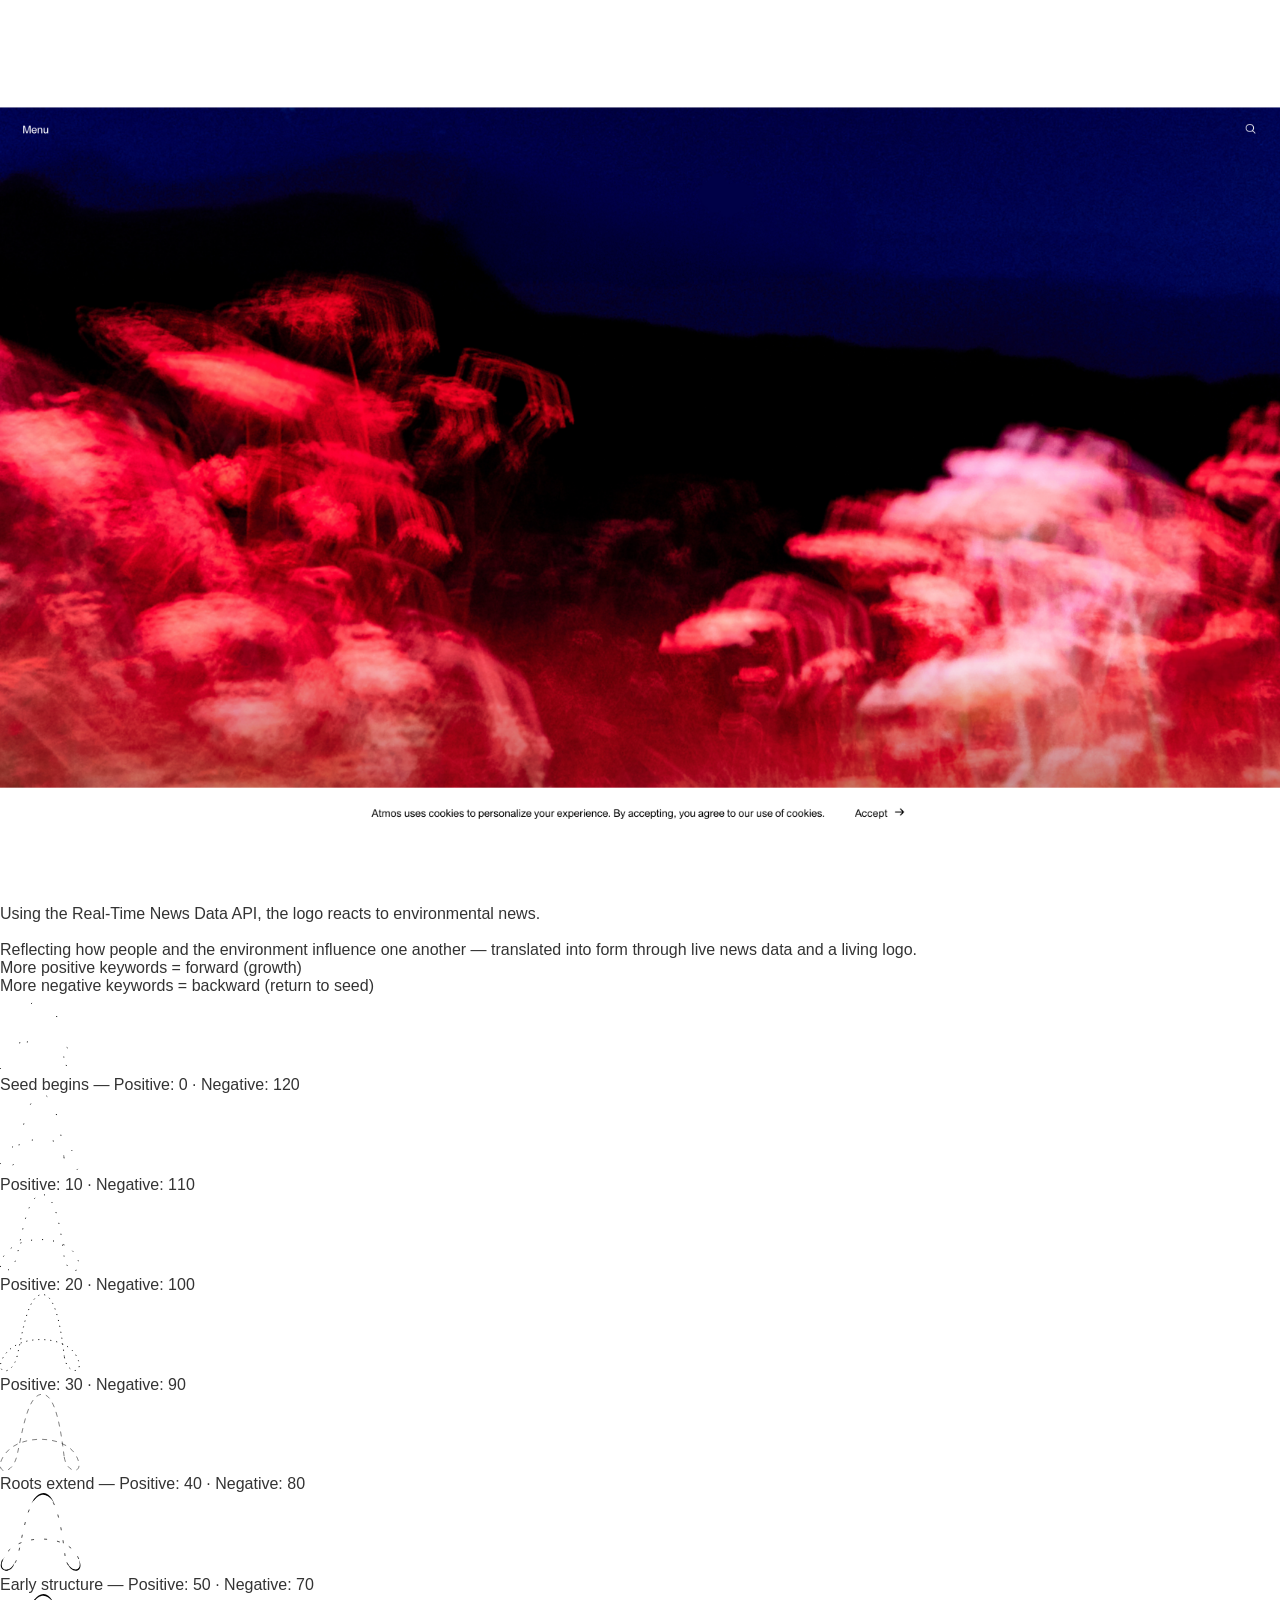
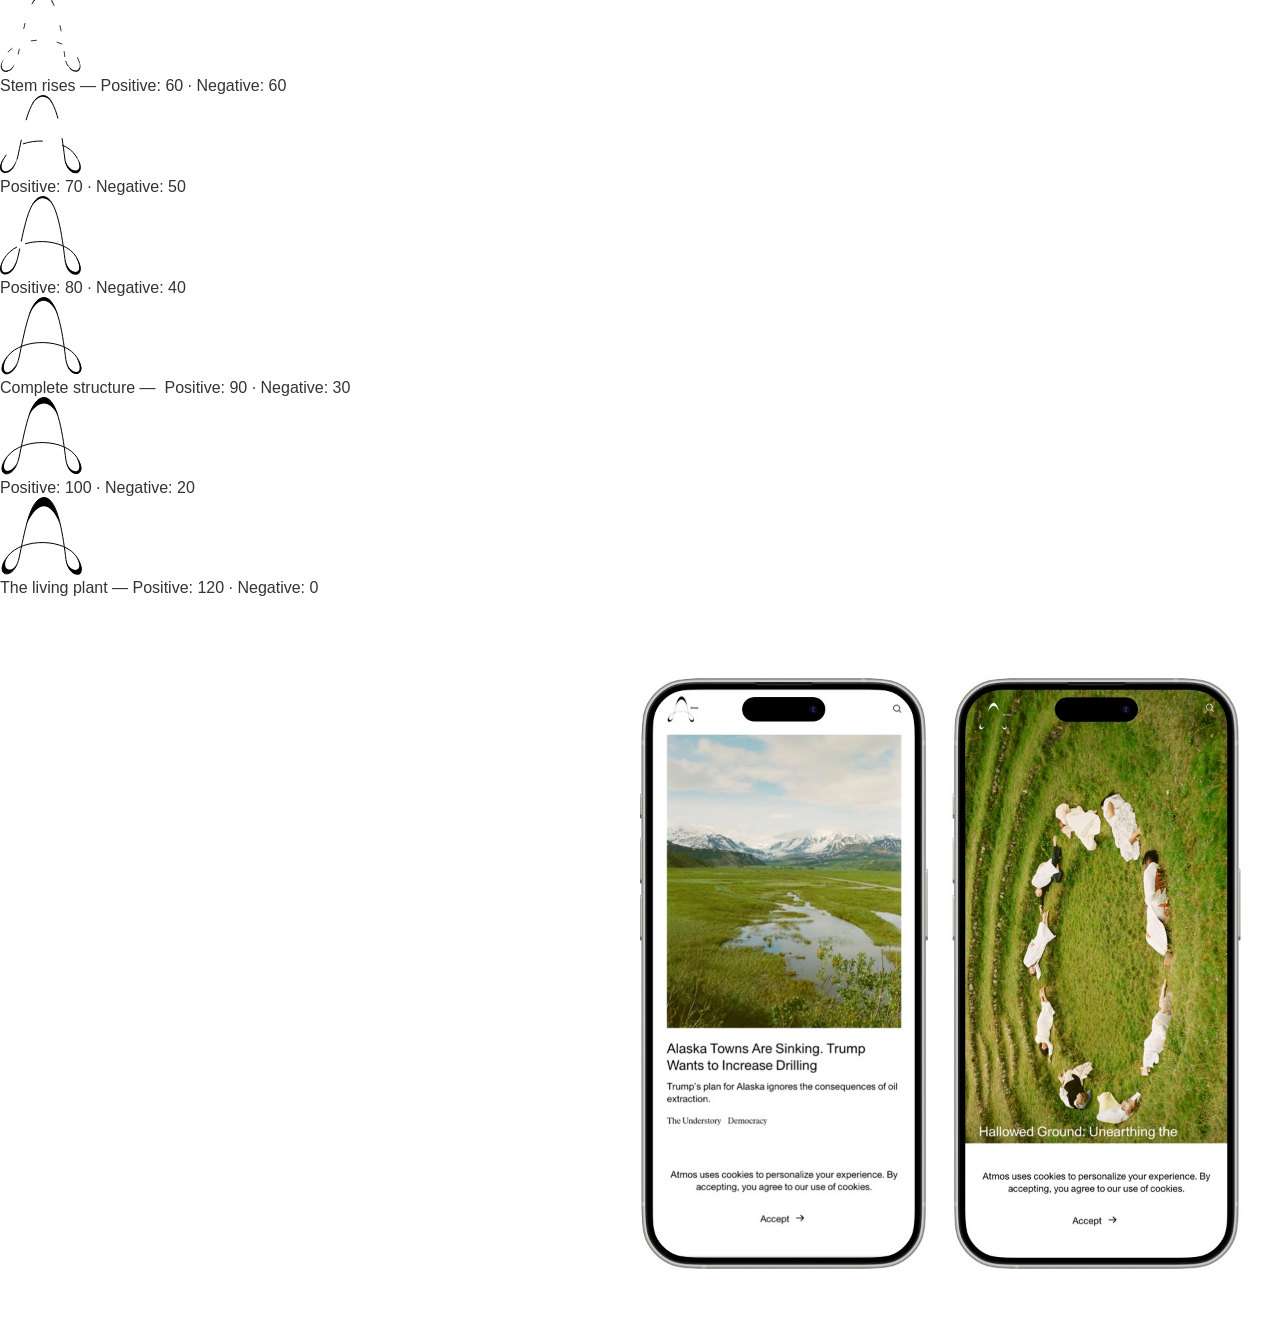
<file: index copy.html>
<!DOCTYPE html>
<html lang="en">
  <head>
    <meta charset="UTF-8" />
    <meta name="viewport" content="width=device-width, initial-scale=1.0" />
    <title>Periodical Logo Mockup</title>
    <link rel="stylesheet" href="styles.css" />
  </head>

  <body>
  
    <div class="mockup">
      <img src="desktop mockup.png" class="background" alt="Atmos background" />

      <svg
        class="logo"
        width="64"
        height="61"
        viewBox="0 0 318 303"
        fill="none"
        xmlns="http://www.w3.org/2000/svg"
      >
        <path
          d="M258.737 243.684C248.931 166.791 229.591 0.501372 172.983 0.5C116.374 0.498628 96.2314 141.984 74.6587 237.941C53.086 333.898 -30.0912 308.403 29.2808 231.917C88.6527 155.432 258.737 160.696 303.844 237.941C348.951 315.186 268.543 320.578 258.737 243.684Z"
          stroke="white"
          stroke-width="0.8"
          stroke-dasharray="1200"
          stroke-dashoffset="1200"
        />
        <path
          d="M103.805 106.472C181.432 -57.3027 237.164 110.325 237.164 110.325C237.164 110.325 218 3 173.746 0.500056C129.558 -1.9961 108.095 88.4044 103.824 106.39L103.805 106.472Z"
          fill="white"
        />
        <path
          d="M260 248.5C273.5 334.5 350.5 309.5 302 236C337.301 294.835 276 304.5 260 248.5Z"
          fill="white"
        />
        <path
          d="M68.7754 256.196C41.3191 332.681 -33.4769 300.558 37.1251 224.073C-6.02056 275.063 43.2802 309.147 68.7754 256.196Z"
          fill="white"
        />
      </svg>
    </div>



    <div class="caption">
  <p>
    Using the Real-Time News Data API, the logo reacts to environmental news.<br><br>
    Reflecting how people and the environment influence one another — translated into form through live news data and a living logo.
  </p>
  <ul>
    <li>More positive keywords = forward (growth)</li>
    <li>More negative keywords = backward (return to seed)</li>
  </ul>
</div>




     <body>
  <div id="weather-container">
    

    <div class="weatherEntry">
<svg class="atmosLogo" width="79" height="77" viewBox="0 0 79 77" fill="none" xmlns="http://www.w3.org/2000/svg">
<path d="M63.8531 62.5C61.3531 42.8959 56.4224 0.50035 41.99 0.5C27.5577 0.49965 22.4223 36.5715 16.9223 61.0358C11.4223 85.5 -9.78373 79 5.35318 59.5C20.4901 40 63.8531 41.3422 75.3531 61.0358C86.8531 80.7293 66.3531 82.1041 63.8531 62.5Z" stroke="black" stroke-dasharray="1 40"/>
</svg>

   
      <div class="label">Seed begins — Positive: 0 · Negative: 120</div>
    </div>


    <div class="weatherEntry">
      <svg class="atmosLogo" width="79" height="78" viewBox="0 0 79 78" fill="none" xmlns="http://www.w3.org/2000/svg">
<path d="M63.8531 62.5C61.3531 42.8959 56.4224 0.50035 41.99 0.5C27.5577 0.49965 22.4223 36.5715 16.9223 61.0358C11.4223 85.5 -9.78373 79 5.35318 59.5C20.4901 40 63.8531 41.3422 75.3531 61.0358C86.8531 80.7293 66.3531 82.1041 63.8531 62.5Z" stroke="black" stroke-dasharray="1 20"/>
</svg>

      <div class="label">Positive: 10 · Negative: 110</div>
    </div>


    <div class="weatherEntry">
    <svg class="atmosLogo" width="80" height="78" viewBox="0 0 80 78" fill="none" xmlns="http://www.w3.org/2000/svg">
<path d="M64.0967 62.5C61.5967 42.8959 56.6659 0.50035 42.2336 0.5C27.8012 0.49965 22.6658 36.5715 17.1658 61.0358C11.6659 85.5 -9.5402 79 5.59671 59.5C20.7336 40 64.0967 41.3422 75.5967 61.0358C87.0967 80.7293 66.5967 82.1041 64.0967 62.5Z" stroke="black" stroke-dasharray="1 10"/>
</svg>

      <div class="label"> Positive: 20 · Negative: 100</div>
    </div>


    <div class="weatherEntry">
   <svg class="atmosLogo" width="80" height="78" viewBox="0 0 80 78" fill="none" xmlns="http://www.w3.org/2000/svg">
<path d="M64.3262 62.5C61.8262 42.8959 56.8954 0.50035 42.4631 0.5C28.0307 0.49965 22.8953 36.5715 17.3953 61.0358C11.8954 85.5 -9.31071 79 5.8262 59.5C20.9631 40 64.3262 41.3422 75.8262 61.0358C87.3262 80.7293 66.8262 82.1041 64.3262 62.5Z" stroke="black" stroke-dasharray="1 5"/>
</svg>

      <div class="label">Positive: 30 · Negative: 90</div>
    </div>



        <div class="weatherEntry">
  <svg class="atmosLogo" width="80" height="77" viewBox="0 0 80 77" fill="none" xmlns="http://www.w3.org/2000/svg">
<path d="M64.1029 62.25C61.6029 42.6459 56.6721 0.25035 42.2398 0.25C27.8075 0.24965 22.672 36.3215 17.1721 60.7858C11.6721 85.25 -9.53398 78.75 5.60294 59.25C20.7398 39.75 64.1029 41.0922 75.6029 60.7858C87.1029 80.4793 66.6029 81.8541 64.1029 62.25Z" stroke="black" stroke-width="0.5" stroke-dasharray="5 5"/>
</svg>
      <div class="label">Roots extend — Positive: 40 · Negative: 80</div>
    </div>



        <div class="weatherEntry">
 <svg class="atmosLogo" width="81" height="79" viewBox="0 0 81 79" fill="none" xmlns="http://www.w3.org/2000/svg">
<path d="M65.0812 63C62.5812 43.3959 57.6504 1.00035 43.2181 1C28.7857 0.99965 23.6503 37.0715 18.1503 61.5358C12.6504 86 -8.5557 79.5 6.58121 60C21.7181 40.5 65.0812 41.8422 76.5812 61.5358C88.0812 81.2293 67.5812 82.6041 65.0812 63Z" stroke="black" stroke-width="0.7" stroke-dasharray="3 10"/>
<path d="M31.4576 10.614C44.9576 -9.5 54.4576 11 54.4576 11C54.4576 11 50.6815 0 43.52 0C36.3586 0 32.1862 8.83193 31.4576 10.614Z" fill="black"/>
<path d="M66.9576 69C71.4576 83 84.9576 78.5 78.9576 67C82.9576 79 71.4576 79.5 66.9576 69Z" fill="black"/>
<path d="M14.4268 69.8611C11.9152 83.3538 -7.54242 78 4.80948 63.737C-4.47069 77.1675 9.45761 82 14.4268 69.8611Z" fill="black"/>
</svg>
      <div class="label">Early structure — Positive: 50 · Negative: 70</div>
    </div>


        <div class="weatherEntry">
 <svg class="atmosLogo" width="81" height="79" viewBox="0 0 81 79" fill="none" xmlns="http://www.w3.org/2000/svg">
<path d="M64.8531 63C62.3531 43.3959 57.4224 1.00035 42.99 1C28.5577 0.99965 23.4223 37.0715 17.9223 61.5358C12.4223 86 -8.78373 79.5 6.35318 60C21.4901 40.5 64.8531 41.8422 76.3531 61.5358C87.8531 81.2293 67.3531 82.6041 64.8531 63Z" stroke="black" stroke-width="0.8" stroke-dasharray="6 20"/>
<path d="M31.4576 10.614C44.9576 -9.5 54.4576 11 54.4576 11C54.4576 11 50.6814 0 43.52 0C36.3586 0 32.1862 8.83193 31.4576 10.614Z" fill="black"/>
<path d="M66.9576 69C71.4576 83 84.9576 78.5 78.9576 67C82.9576 79 71.4576 79.5 66.9576 69Z" fill="black"/>
<path d="M14.4268 69.861C11.9152 83.3537 -7.54245 77.9999 4.80945 63.7369C-4.47072 77.1674 9.45758 81.9999 14.4268 69.861Z" fill="black"/>
</svg>

      <div class="label">Stem rises — Positive: 60 · Negative: 60</div>
    </div>


        <div class="weatherEntry">
  <svg class="atmosLogo" width="81" height="79" viewBox="0 0 81 79" fill="none" xmlns="http://www.w3.org/2000/svg">
<path d="M31.1127 10.614C44.6127 -9.5 54.1127 11 54.1127 11C54.1127 11 50.3366 0 43.1751 0C36.0137 0 31.8413 8.83193 31.1127 10.614Z" fill="black"/>
<path d="M64.7363 63C62.2363 43.3959 57.3055 1.00035 42.8731 1C28.4408 0.99965 23.3054 37.0715 17.8054 61.5358C12.3055 86 -8.90061 79.5 6.2363 60C21.3732 40.5 64.7363 41.8422 76.2363 61.5358C87.7363 81.2293 67.2363 82.6041 64.7363 63Z" stroke="black" stroke-dasharray="20 20"/>
<path d="M64.2363 63C67.8579 87.5 90.8579 79.5 75.8579 61C87.1127 81 67.8281 79 64.2363 63Z" fill="black"/>
<path d="M17.3277 63.0527C12.6127 87.0001 -10.1508 79.3855 5.38811 60.9799C-5.88733 75.0001 9.11267 86.0001 17.3277 63.0527Z" fill="black"/>
</svg>
      <div class="label">Positive: 70 · Negative: 50</div>
    </div>


        <div class="weatherEntry">
<svg class="atmosLogo" width="81" height="79" viewBox="0 0 81 79" fill="none" xmlns="http://www.w3.org/2000/svg">
<path d="M64.8421 62.5C62.3421 42.8959 57.4113 0.50035 42.979 0.5C28.5467 0.49965 23.4112 36.5715 17.9113 61.0358C12.4113 85.5 -8.79478 79 6.34213 59.5C21.479 40 64.8421 41.3422 76.3421 61.0358C87.8421 80.7293 67.3421 82.1041 64.8421 62.5Z" stroke="black"/>
<rect x="17" y="45.5" width="8" height="7" fill="white"/>
<path d="M31.1127 11.114C44.6127 -9 54.1127 11.5 54.1127 11.5C54.1127 11.5 50.3366 0.5 43.1751 0.5C36.0137 0.5 31.8413 9.33193 31.1127 11.114Z" fill="black"/>
<path d="M64.2363 63.5C67.8579 88 90.8579 80 75.8579 61.5C87.1127 81.5 67.8281 79.5 64.2363 63.5Z" fill="black"/>
<path d="M17.3277 63.5527C12.6127 87.5001 -10.1508 79.8855 5.38811 61.4799C-5.88733 75.5001 9.11267 86.5001 17.3277 63.5527Z" fill="black"/>
</svg>

      <div class="label">Positive: 80 · Negative: 40</div>
    </div>


        <div class="weatherEntry">
 <svg class="atmosLogo" width="82" height="78" viewBox="0 0 82 78" fill="none" xmlns="http://www.w3.org/2000/svg">
<path d="M65.8421 62.5C63.3421 42.8959 58.4113 0.50035 43.979 0.5C29.5467 0.49965 24.4112 36.5715 18.9113 61.0358C13.4113 85.5 -7.79478 79 7.34213 59.5C22.479 40 65.8421 41.3422 77.3421 61.0358C88.8421 80.7293 68.3421 82.1041 65.8421 62.5Z" stroke="black"/>
<path d="M28.4637 18.8333C45.5 -15.5 58.4637 19.5 58.4637 19.5C58.4637 19.5 53.5383 0.5 44.1973 0.5C34.8563 0.5 29.414 15.7552 28.4637 18.8333Z" fill="black"/>
<path d="M66.4637 64C67.9637 84 91.4637 79 76.4637 60.5C86.9637 81.5 68.4637 77 66.4637 64Z" fill="black"/>
<path d="M16.9637 66.5001C10.9638 84.5001 -8.6579 77.0001 9.34211 57.5002C-1.65789 70.5002 5.46375 85.0001 16.9637 66.5001Z" fill="black"/>
</svg>

      <div class="label">Complete structure —  Positive: 90 · Negative: 30</div>
    </div>


        <div class="weatherEntry">
<svg class="atmosLogo"  width="82" height="78" viewBox="0 0 82 78" fill="none" xmlns="http://www.w3.org/2000/svg">
<path d="M65.8421 62.5C63.3421 42.8959 58.4113 0.50035 43.979 0.5C29.5467 0.49965 24.4112 36.5715 18.9113 61.0358C13.4113 85.5 -7.79478 79 7.34213 59.5C22.479 40 65.8421 41.3422 77.3421 61.0358C88.8421 80.7293 68.3421 82.1041 65.8421 62.5Z" stroke="black"/>
<path d="M28.4637 18.8333C45.9264 -9.5 58.4637 19.5 58.4637 19.5C58.4637 19.5 53.5383 0.5 44.1973 0.5C34.8563 0.5 29.414 15.7552 28.4637 18.8333Z" fill="black"/>
<path d="M66.4637 64C67.9637 84 91.4637 79 76.4637 60.5C85.9638 79.5 68.4637 77 66.4637 64Z" fill="black"/>
<path d="M16.9637 66.5001C10.9638 84.5001 -8.6579 77.0001 9.34211 57.5002C-1.65789 70.5002 5.96381 82.0001 16.9637 66.5001Z" fill="black"/>
</svg>

      <div class="label">Positive: 100 · Negative: 20</div>
    </div>


        <div class="weatherEntry">
<svg class="atmosLogo" width="82" height="78" viewBox="0 0 82 78" fill="none" xmlns="http://www.w3.org/2000/svg">
<path d="M65.9651 62.5C63.4651 42.8959 58.5343 0.50035 44.102 0.5C29.6697 0.49965 24.5342 36.5715 19.0343 61.0358C13.5343 85.5 -7.67179 79 7.46512 59.5C22.602 40 65.9651 41.3422 77.4651 61.0358C88.9651 80.7293 68.4651 82.1041 65.9651 62.5Z" stroke="black"/>
<path d="M26.4651 27.5175C46.2561 -14.2368 60.4651 28.5 60.4651 28.5C60.4651 28.5 54.883 0.5 44.2965 0.5C33.7101 0.5 27.5422 22.9813 26.4651 27.5175Z" fill="black"/>
<path d="M65.4651 62.5C70.9651 87 91.4651 79 76.4651 60.5C85.4651 75.5 70.4651 78 65.4651 62.5Z" fill="black"/>
<path d="M17.5344 65.6897C10.5344 85.1897 -8.53491 76.9999 9.46509 57.4999C-1.53491 70.4999 11.0344 79.1897 17.5344 65.6897Z" fill="black"/>
</svg>

      <div class="label">The living plant — Positive: 120 · Negative: 0</div>
    </div>
  </div>



    <script src="script.js"></script>
  </body>





<div class="mobile-mockup">
  <img src="mobile mockup.png"  />
</div>

</html>
</file>
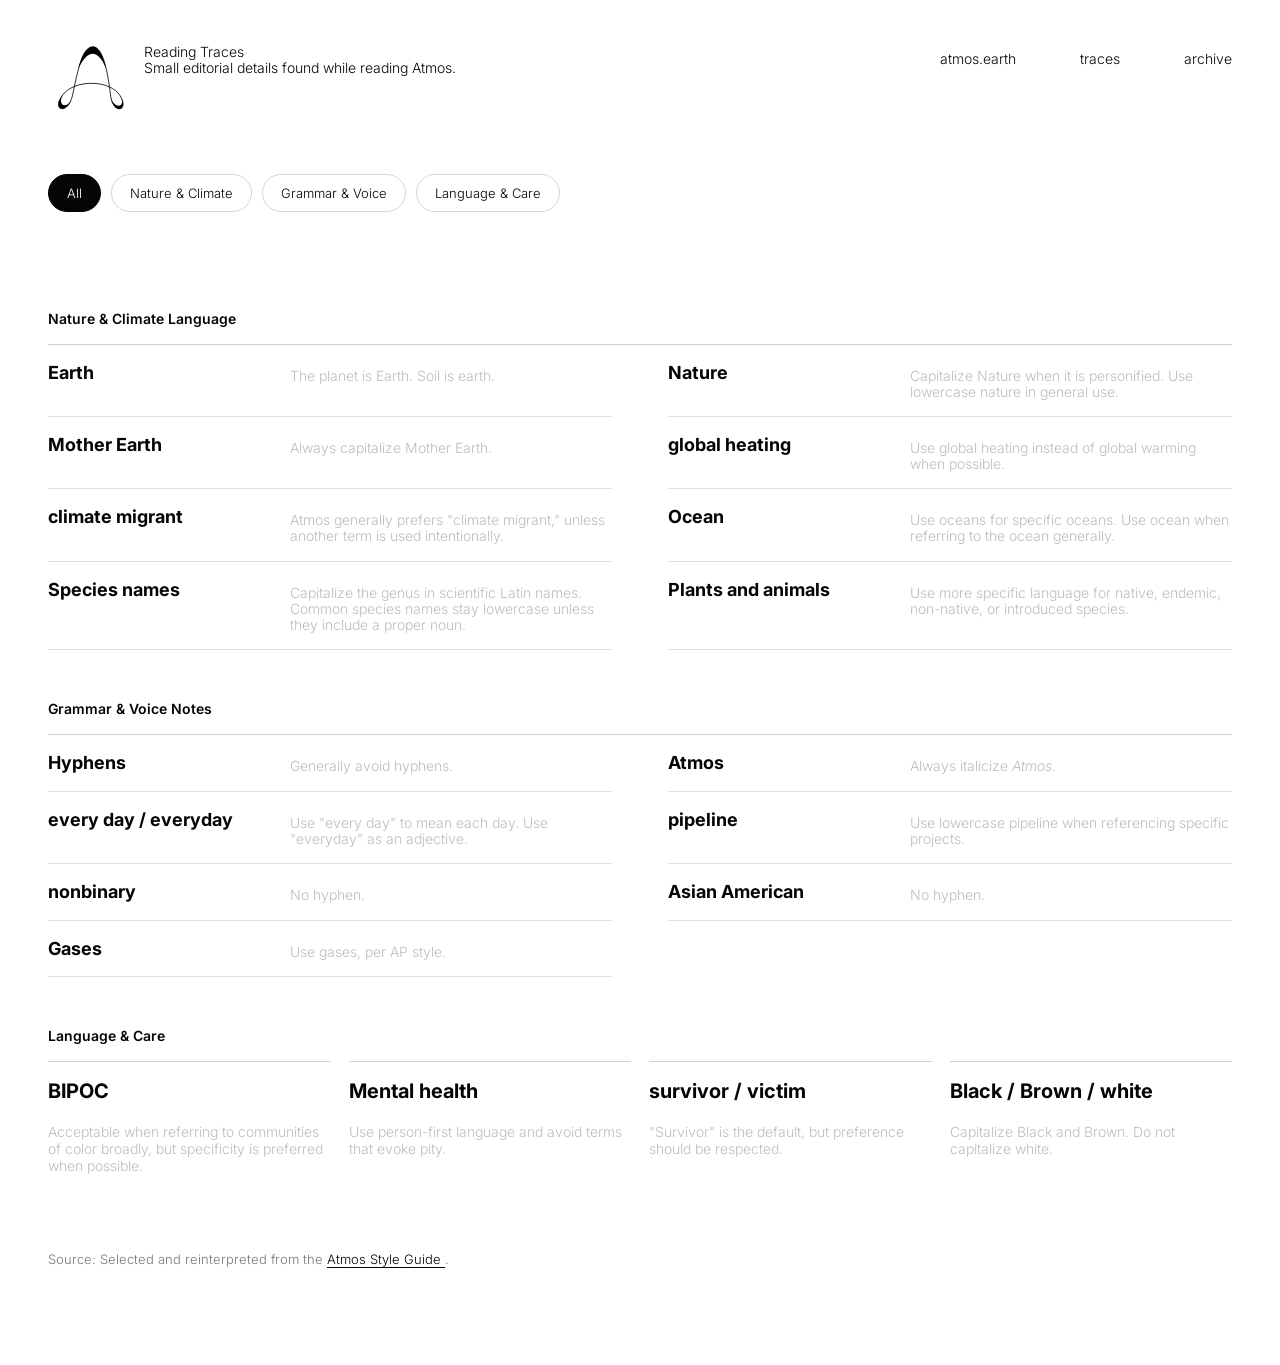
<file: trace.html>
<!DOCTYPE html>
<html lang="en">
  <head>
    <meta charset="UTF-8" />
    <meta name="viewport" content="width=device-width, initial-scale=1.0" />
    <title>Reading Traces</title>
    <link rel="preconnect" href="https://fonts.googleapis.com" />
    <link rel="preconnect" href="https://fonts.gstatic.com" crossorigin />
    <link
      href="https://fonts.googleapis.com/css2?family=Inter:wght@300;400;600;700&display=swap"
      rel="stylesheet"
    />
    <link rel="stylesheet" href="trace.css" />
  </head>
  <body class="traces-body">
    <header class="archive-toolbar traces-toolbar" aria-label="Reading Atmos navigation">
      <a class="wall-center" href="index.html" aria-label="Reading Atmos home">
        <img
          src="data:image/svg+xml,%3Csvg%20viewBox%3D'-42%20-42%20402%20387'%20xmlns%3D'http%3A%2F%2Fwww.w3.org%2F2000%2Fsvg'%3E%3Cpath%20d%3D'M258.737%20243.684C248.931%20166.791%20229.591.501%20172.983.5%20116.374.499%2096.231%20141.984%2074.659%20237.941%2053.086%20333.898-30.091%20308.403%2029.281%20231.917%2088.653%20155.432%20258.737%20160.696%20303.844%20237.941%20348.951%20315.186%20268.543%20320.578%20258.737%20243.684Z'%20fill%3D'none'%20stroke%3D'black'%20stroke-width%3D'4'%2F%3E%3Cpath%20d%3D'M103.805%20106.472C181.432-57.303%20237.164%20110.325%20237.164%20110.325S218%203%20173.746.5C129.558-1.996%20108.095%2088.404%20103.824%20106.39Z'%20fill%3D'black'%2F%3E%3Cpath%20d%3D'M260%20248.5C273.5%20334.5%20350.5%20309.5%20302%20236c35.301%2058.835-26%2068.5-42%2012.5Z'%20fill%3D'black'%2F%3E%3Cpath%20d%3D'M68.775%20256.196C41.319%20332.681-33.477%20300.558%2037.125%20224.073-6.021%20275.063%2043.28%20309.147%2068.775%20256.196Z'%20fill%3D'black'%2F%3E%3C%2Fsvg%3E"
          alt=""
        />
      </a>
      <div class="archive-intro">
        <p>
          Reading Traces<br />
          Small editorial details found while reading Atmos.
        </p>
      </div>
      <nav class="archive-actions">
        <a href="https://atmos.earth/" target="_blank" rel="noopener noreferrer">atmos.earth</a>
        <a href="trace.html">traces</a>
         <a href="archive.html">archive</a>
      </nav>
    </header>

    <main class="traces-index" aria-label="Reading Traces">
      <section class="trace-glossary-controls" aria-label="Filter traces">
        <button class="trace-glossary-filter is-active" type="button" data-trace-filter="All">All</button>
        <button class="trace-glossary-filter" type="button" data-trace-filter="nature-climate">Nature &amp; Climate</button>
        <button class="trace-glossary-filter" type="button" data-trace-filter="grammar-voice">Grammar &amp; Voice</button>
        <button class="trace-glossary-filter" type="button" data-trace-filter="language-care">Language &amp; Care</button>
      </section>

      <section class="trace-glossary-list" data-trace-section data-trace-group="nature-climate" aria-label="Nature and climate language">
        <h2 class="trace-section-title">Nature &amp; Climate Language</h2>
        <div class="trace-compact-list">
        <article class="trace-compact-item" data-trace-item data-trace-category="Nature">
          <h2>Earth</h2>
          <p>The planet is Earth. Soil is earth.</p>
        </article>

        <article class="trace-compact-item" data-trace-item data-trace-category="Nature">
          <h2>Nature</h2>
          <p>Capitalize Nature when it is personified. Use lowercase nature in general use.</p>
        </article>

        <article class="trace-compact-item" data-trace-item data-trace-category="Nature">
          <h2>Mother Earth</h2>
          <p>Always capitalize Mother Earth.</p>
        </article>

        <article class="trace-compact-item" data-trace-item data-trace-category="Climate">
          <h2>global heating</h2>
          <p>Use global heating instead of global warming when possible.</p>
        </article>

        <article class="trace-compact-item" data-trace-item data-trace-category="Climate">
          <h2>climate migrant</h2>
          <p>Atmos generally prefers "climate migrant," unless another term is used intentionally.</p>
        </article>

        <article class="trace-compact-item" data-trace-item data-trace-category="Nature">
          <h2>Ocean</h2>
          <p>Use oceans for specific oceans. Use ocean when referring to the ocean generally.</p>
        </article>

        <article class="trace-compact-item" data-trace-item data-trace-category="Nature">
          <h2>Species names</h2>
          <p>Capitalize the genus in scientific Latin names. Common species names stay lowercase unless they include a proper noun.</p>
        </article>

        <article class="trace-compact-item" data-trace-item data-trace-category="Nature">
          <h2>Plants and animals</h2>
          <p>Use more specific language for native, endemic, non-native, or introduced species.</p>
        </article>
        </div>
      </section>

      <section class="trace-glossary-list" data-trace-section data-trace-group="grammar-voice" aria-label="Grammar and voice notes">
        <h2 class="trace-section-title">Grammar &amp; Voice Notes</h2>
        <div class="trace-compact-list">
          <article class="trace-compact-item" data-trace-item data-trace-category="Grammar">
            <h2>Hyphens</h2>
            <p>Generally avoid hyphens.</p>
          </article>

          <article class="trace-compact-item" data-trace-item data-trace-category="Voice">
            <h2>Atmos</h2>
            <p>Always italicize <em>Atmos</em>.</p>
          </article>

          <article class="trace-compact-item" data-trace-item data-trace-category="Grammar">
            <h2>every day / everyday</h2>
            <p>Use "every day" to mean each day. Use "everyday" as an adjective.</p>
          </article>

          <article class="trace-compact-item" data-trace-item data-trace-category="Climate">
            <h2>pipeline</h2>
            <p>Use lowercase pipeline when referencing specific projects.</p>
          </article>

          <article class="trace-compact-item" data-trace-item data-trace-category="Grammar">
            <h2>nonbinary</h2>
            <p>No hyphen.</p>
          </article>

          <article class="trace-compact-item" data-trace-item data-trace-category="Grammar">
            <h2>Asian American</h2>
            <p>No hyphen.</p>
          </article>

          <article class="trace-compact-item" data-trace-item data-trace-category="Grammar">
            <h2>Gases</h2>
            <p>Use gases, per AP style.</p>
          </article>
        </div>
      </section>

      <section class="trace-glossary-list" data-trace-section data-trace-group="language-care" aria-label="Language and care">
        <h2 class="trace-section-title">Language &amp; Care</h2>
        <div class="trace-care-grid">
          <article class="trace-care-card" data-trace-item data-trace-category="Language & Care">
            <h2>BIPOC</h2>
            <p>Acceptable when referring to communities of color broadly, but specificity is preferred when possible.</p>
          </article>

          <article class="trace-care-card" data-trace-item data-trace-category="Language & Care">
            <h2>Mental health</h2>
            <p>Use person-first language and avoid terms that evoke pity.</p>
          </article>

          <article class="trace-care-card" data-trace-item data-trace-category="Language & Care">
            <h2>survivor / victim</h2>
            <p>"Survivor" is the default, but preference should be respected.</p>
          </article>

          <article class="trace-care-card" data-trace-item data-trace-category="Language & Care">
            <h2>Black / Brown / white</h2>
            <p>Capitalize Black and Brown. Do not capitalize white.</p>
          </article>
        </div>
      </section>

      <p class="source-note">
        Source: Selected and reinterpreted from the
        <a
          href="https://brindle-caraway-75e.notion.site/0c1688d8986644a98cd3118dfb069c8e?v=632cd5f6b87149459908b0e4bc3448ae&p=8cf711690ec94b828da1b94b75dd961f&pm=s"
          target="_blank"
          rel="noopener noreferrer"
        >
          Atmos Style Guide
        </a>.
      </p>
    </main>

    <script src="trace.js"></script>
  </body>
</html>
</file>
<file: styles.css>
.article-loading-overlay {
  position: fixed;
  inset: 0;
  z-index: 1000;
  display: flex;
  align-items: center;
  justify-content: center;
  background: rgba(243, 243, 243, 0.98);
  opacity: 0;
  visibility: hidden;
  pointer-events: none;
  transition: opacity 0.45s ease, visibility 0.45s ease;
}

.article-loading-overlay.is-visible {
  opacity: 1;
  visibility: visible;
  pointer-events: auto;
}

.article-loading-logo {
  width: clamp(48px, 8vw, 92px);
  height: auto;
  opacity: 0;
  filter: blur(3px);
}

.article-loading-overlay.is-visible .article-loading-logo {
  animation: articleLogoLoading 3s ease forwards;
}

@keyframes articleLogoLoading {
  0% {
    opacity: 0;
    filter: blur(4px);
  }

  24% {
    opacity: 1;
    filter: blur(0);
  }

  78% {
    opacity: 1;
    filter: blur(0);
  }

  100% {
    opacity: 1;
    filter: blur(0);
  }
}

:root {
  --bg: #ffffff;
  --black: #070100;
  --text: #333333;
  --white: #ffffff;
  --muted: #787878;
  --topbar-h: 70px;
  --sticky-top: 70px;
}

* {
  box-sizing: border-box;
  margin: 0;
  padding: 0;
}

html,
body {
  background: white;
  color: var(--text);
  font-family: Inter, Arial, Helvetica, sans-serif;
  overflow-x: hidden;
}

body {
  padding-top: var(--topbar-h);
}

.archive-body {
  padding-top: 0;
}

.home-body {
  padding-top: 0;
}

body.is-intro-playing {
  overflow: hidden;
}

img {
  display: block;
  max-width: 100%;
}

a {
  text-decoration: none;
  color: inherit;
}

button {
  border: none;
  background: none;
  cursor: pointer;
  font: inherit;
}

.page {
  width: 100%;
  background: var(--bg);
}

.archive-page {
  background: #ffffff;
}

.archive-body .topbar {
  display: none;
}

.site-intro {
  position: fixed;
  inset: 0;
  z-index: 1000;
  display: grid;
  place-items: center;
  background: #000000;
  pointer-events: none;
  animation: introFade 0.75s ease 2.9s forwards;
}

.site-intro-logo {
  width: min(150px, 24vw);
  height: auto;
  overflow: visible;
}

.site-intro-outline {
  stroke-dasharray: 980;
  stroke-dashoffset: 980;
  animation: introDraw 1.8s cubic-bezier(0.65, 0, 0.15, 1) 0.25s forwards;
}

.site-intro-fill {
  opacity: 0;
  animation: introFill 0.7s ease 1.55s forwards;
}

body.intro-complete .site-intro {
  display: none;
}

@keyframes introDraw {
  to {
    stroke-dashoffset: 0;
  }
}

@keyframes introFill {
  to {
    opacity: 1;
  }
}

@keyframes introFade {
  to {
    opacity: 0;
    visibility: hidden;
  }
}

/* TOPBAR */
.topbar {
  position: fixed;
  inset: 0 0 auto 0;
  width: 100%;
  height: var(--topbar-h);
  background: white;
  z-index: 100;
  border-bottom: 1px solid ;
}

.topbar-inner {
  height: 100%;
  padding: 0 30px;
  display: flex;
  justify-content: space-between;
  align-items: center;
}

.topbar-logo img {
  width: 30px;
  height: auto;
}

.topbar-nav {
  display: flex;
  align-items: center;
  gap: 32px;
  font-size: 14px;
  font-weight: 400;
  text-transform: lowercase;
}

.topbar-nav button {
  font-size: 20px;
}

.home-body .topbar {
  background: transparent;
  border-bottom: 0;
}

.home-body .topbar-inner {
  padding: 0 32px;
  align-items: flex-start;
}

.home-body .topbar-left {
  padding-top: 34px;
}

.home-body .topbar-logo img {
  width: 84px;
}

.home-body .topbar-nav {
  width: 30%;
  min-width: 280px;
  height: var(--topbar-h);
  margin-left: auto;
  padding: 42px 34px 0 0;
  justify-content: flex-end;
  gap: 64px;
  color: #050505;
  font-family: "Inter", Arial, Helvetica, sans-serif;
  font-size: 14px;
  font-weight: 300;
}

/* HERO */
/* HERO */
.hero-grid {
  position: relative;
  background: var(--bg);
  min-height: calc(200vh - var(--topbar-h));
  display: grid;
  grid-template-columns: 7fr 3fr;
}

.hero-left {
  min-height: calc(200vh - var(--topbar-h));
  position: relative;
  z-index: 1;
}

.hero-title-panel {
  position: relative;
  min-height: calc(100vh - var(--sticky-top));
  display: flex;
  justify-content: center;
  align-items: flex-end;
  padding: 0 40px 24px;
  overflow: hidden;
}

.hero-title-slides {
  position: absolute;
  inset: 0;
  background: var(--black);
}

.hero-title-slide {
  position: absolute;
  inset: 0;
  background-color: #111;
  background-position: center;
  background-repeat: no-repeat;
  background-size: cover;
  opacity: 0;
  transform: scale(1.03);
  transition: opacity 0.9s ease, transform 4s ease;
}

.hero-title-slide::after {
  content: "";
  position: absolute;
  inset: 0;
}

.hero-title-slide::after {
  background: linear-gradient(
    180deg,
    rgba(0, 0, 0, 0.02) 0%,
    rgba(0, 0, 0, 0.14) 58%,
    rgba(0, 0, 0, 0.35) 100%
  );
}

.hero-title-slide.is-active {
  opacity: 1;
  transform: scale(1);
}

.hero-text-panel {
  width: 100%;
  min-height: calc(100vh - var(--sticky-top));
  padding: 40px 40px 120px;
  background: var(--bg);
}

.hero-text-block {
  width: min(1048px, 100%);
  display: flex;
  flex-direction: column;
  gap: 36px;
}

/* right logo panel */
.hero-right {
  position: fixed;
  top: var(--sticky-top);
  right: 0;
  width: 30%;
  height: calc(100vh - var(--sticky-top));
  z-index: 5;
  pointer-events: none;
}

.hero-right.is-bottom {
  position: absolute;
  top: auto;
  right: 0;
  bottom: 0;
}



.hero-title-panel h1 {
  position: relative;
  z-index: 1;
  width: 100%;
  max-width: 1112px;
  color: white;
  font-size: clamp(78px, 7vw, 130px);
  font-weight: 900;
  line-height: 0.88;
  letter-spacing: -0.06em;
}


.hero-text-block p {
  color: var(--text);
  font-size: 32px;
  font-weight: 700;
  line-height: 1.08;
  max-width: 900px;
}

/* right panel is NOT part of the scroll height */
.hero-right {
  position: fixed;
  top: var(--sticky-top);
  right: 0;
  width: 30%;
  height: calc(100vh - var(--sticky-top));
  z-index: 5;
  pointer-events: none;
}

.hero-logo-sticky {
  width: 100%;
  height: 100%;
  display: flex;
  justify-content: center;
  align-items: center;
  background: #ffffff;
  overflow: hidden;
  padding: 40px 36px;
}

.hero-logo {
  width: min(82%, 320px);
  height: auto;
  max-width: 100%;
  max-height: 70%;
  display: block;
}

.logo-group {
  transform-origin: center;
  transform-box: fill-box;
}

.draw-path {
  stroke-linecap: round;
  stroke-linejoin: round;
}

.logo-fill {
  opacity: 1;
  transition: opacity 0.35s ease;
}

/* BLACK BAR */
.micro-bar {
  min-height: 56px;
  background: black;
  color: white;
  display: flex;
  justify-content: space-around;
  align-items: center;
  gap: 24px;
  padding: 0 24px;
  font-size: 14px;
  font-weight: 600;
  letter-spacing: 0;
  overflow: hidden;
  text-align: center;
  text-transform: lowercase;
  white-space: nowrap;
}

.brand-showcase {
  background: #ffffff;
  padding: 0 0 92px;
}

.brand-showcase-grid {
  display: grid;
  grid-template-columns: 1.05fr 0.95fr;
  align-items: start;
  gap: 72px;
  min-height: 870px;
}

.brand-showcase-item {
  margin: 0;
}

.brand-showcase-item img {
  display: block;
  width: 100%;
  height: auto;
}

.brand-showcase-item--magazine img {
  width: 100%;
}

.brand-showcase-item--instagram {
  display: flex;
  justify-content: center;
  padding-top: 86px;
}

.brand-showcase-item--instagram img {
  width: min(460px, 72%);
}

.favicon-showcase {
  display: flex;
  flex-direction: column;
  align-items: center;
  gap: 36px;
  padding-top: 64px;
}

.favicon-showcase-logo {
  width: min(520px, 52vw);
  height: auto;
  object-fit: contain;
  background: #ffffff;
}

/* ARCHIVE WALL */
.archive-wall {
  height: 100vh;
  min-height: 620px;
  padding: 44px 0 14px;
  background: #ffffff;
  color: var(--black);
  overflow: hidden;
}

.archive-toolbar {
  position: relative;
  z-index: 6;
  min-height: 132px;
  display: flex;
  align-items: flex-start;
  justify-content: space-between;
  gap: 40px;
  border-bottom: 0;
  padding: 0 48px;
}

.archive-intro {
  width: min(680px, 58vw);
  margin-left: 96px;
}

.archive-intro p {
  margin: 0;
  color: #050505;
  font-family: "Inter", Arial, Helvetica, sans-serif;
  font-size: 14px;
  font-weight: 300;
  line-height: 1.15;
}

.archive-actions {
  display: flex;
  align-items: flex-start;
  justify-content: flex-end;
  gap: 64px;
  padding-top: 8px;
  min-width: min(520px, 38vw);
}

.archive-magazine,
.archive-link {
  color: #050505;
  font-family: "Inter", Arial, Helvetica, sans-serif;
  font-size: 14px;
  font-weight: 300;
  line-height: 1;
  text-transform: lowercase;
  white-space: nowrap;
}

.archive-search {
  position: relative;
  width: 84px;
  margin-right: auto;
  display: flex;
  align-items: center;
  justify-content: flex-end;
  cursor: text;
}

.archive-search span {
  color: #050505;
  font-family: "Inter", Arial, Helvetica, sans-serif;
  font-size: 14px;
  font-weight: 300;
  line-height: 1;
  text-transform: lowercase;
  white-space: nowrap;
  transition: opacity 0.16s ease;
}

.archive-search:focus-within span {
  opacity: 0;
}

.archive-search input {
  position: absolute;
  right: 0;
  top: 8px;
  width: 0;
  border: 0;
  border-bottom: 1px solid #111;
  border-radius: 0;
  background: #ffffff;
  color: var(--black);
  font: inherit;
  font-size: 14px;
  font-weight: 300;
  outline: none;
  opacity: 0;
  pointer-events: none;
  padding: 0 0 3px;
  transition: opacity 0.16s ease, padding 0.16s ease, width 0.16s ease;
}

.archive-search:focus-within input {
  width: 160px;
  opacity: 1;
  pointer-events: auto;
  padding: 0 0 3px;
}

.archive-search input::placeholder {
  color: #9b9b96;
}

.wall-stage {
  position: relative;
  min-height: calc(100% - 132px);
  overflow: hidden;
  overflow-y: hidden;
  background: #ffffff;
}

.archive-hover-meta {
  position: absolute;
  inset: 0;
  z-index: 4;
  pointer-events: none;
  color: #050505;
  font-family: "Inter", Arial, Helvetica, sans-serif;
  font-size: 12px;
  font-weight: 300;
  line-height: 1.12;
}

.archive-hover-category {
  position: absolute;
  left: 48px;
  top: 154px;
  width: 180px;
  margin: 0;
}

.archive-hover-summary {
  position: absolute;
  right: 48px;
  top: 126px;
  width: min(300px, 20vw);
  margin: 0;
}

.wall-center {
  position: absolute;
  left: 48px;
  top: -8px;
  z-index: 7;
  width: 84px;
  aspect-ratio: 1;
  display: grid;
  place-items: center;
  overflow: visible;
}

.wall-center img {
  width: 100%;
  height: 100%;
  object-fit: contain;
  filter: grayscale(1) brightness(0) contrast(999);
  transition: none;
}

.article-list {
  position: absolute;
  inset: auto 0 0;
  z-index: 2;
  min-width: max-content;
  height: min(64vh, 460px);
  display: flex;
  align-items: flex-end;
  gap: 12px;
  padding: 0 0 0;
  animation: articleCycle 58s linear infinite;
  will-change: transform;
}

.wall-stage:hover .article-list,
.archive-wall:focus-within .article-list,
.article-list.is-filtering {
  animation-play-state: paused;
}

.article-card {
  position: relative;
  width: auto;
  height: var(--tile-h);
  flex: 0 0 auto;
  display: flex;
  flex-direction: column;
  align-items: flex-start;
  justify-content: flex-end;
  border: 0;
  border-radius: 0;
  background: transparent;
  color: var(--black);
  cursor: pointer;
  padding: 0;
  text-align: left;
  opacity: 0.94;
  transition: opacity 0.22s ease, transform 0.22s ease, filter 0.22s ease;
}

.article-card::before {
  content: none;
}

.article-card h3 {
  position: absolute;
  left: 0;
  top: -15px;
  z-index: 2;
  max-width: 96%;
  color: #111;
  font-family: "Inter", Arial, Helvetica, sans-serif;
  font-size: 10px;
  font-weight: 300;
  line-height: 1;
  letter-spacing: 0;
  text-transform: none;
  white-space: nowrap;
  overflow: visible;
  text-overflow: clip;
  opacity: 0;
  transform: translateY(3px);
  transition: opacity 0.18s ease, transform 0.18s ease;
}

.article-card img {
  width: auto;
  height: 100%;
  max-width: none;
  display: block;
  background: transparent;
  filter: saturate(0.88) contrast(1);
  transition: filter 0.24s ease, transform 0.24s ease;
}

.article-card:hover,
.article-card:focus-visible {
  z-index: 5;
  background: transparent;
  opacity: 1;
  outline: 0;
  transform: translateY(-8px);
}

.article-card:hover h3,
.article-card:focus-visible h3 {
  opacity: 1;
  transform: translateY(0);
}

.article-card:hover img,
.article-card:focus-visible img {
  filter: saturate(1.06) contrast(1.04);
}

.article-card:focus-visible h3 {
  text-decoration: underline;
  text-underline-offset: 3px;
}

.article-card.is-hidden {
  display: none;
}

.article-card.is-loading {
  opacity: 0.32;
  pointer-events: none;
}

@keyframes articleCycle {
  to {
    transform: translateX(-50%);
  }
}

@media (prefers-reduced-motion: reduce) {
  .site-intro,
  .site-intro-outline,
  .site-intro-fill,
  .article-list {
    animation: none;
  }

  .site-intro {
    display: none;
  }
}


/* DARK PROJECT STRIP */
.project-strip {
  background: var(--black);
  padding: 0 0 40px;
  display: grid;
  grid-template-columns: repeat(3, 1fr);
  gap: 20px;
  align-items: start;
}

.project-card {
  display: flex;
  flex-direction: column;
  gap: 20px;
}

.project-image-wrap {
  background: rgba(0, 0, 0, 0.3);
  height: 860px;
  overflow: hidden;
}

.project-image-wrap img {
  width: 100%;
  height: 100%;
  object-fit: cover;
}

.project-meta {
  padding: 0 40px;
  display: flex;
  flex-direction: column;
  gap: 6px;
  color: #f9f9f9;
  font-size: 18px;
  font-weight: 700;
  line-height: 1.2;
}

/* CTA */
.projects-cta {
  background: var(--black);
  color: white;
  padding: 0 30px 40px;
  display: flex;
  align-items: center;
  gap: 134px;
}

.projects-cta h2 {
  font-size: 33px;
  font-weight: 700;
  line-height: 1.1;
}

/* CONTACT */
.contact-info {
  padding: 120px 30px 160px;
  display: flex;
  flex-direction: column;
  gap: 180px;
  background: var(--bg);
}

.contact-info p {
  max-width: 538px;
  font-size: 18px;
  font-weight: 700;
  line-height: 1.22;
}

.contact-info h2 {
  font-size: clamp(42px, 4vw, 65px);
  line-height: 1.1;
  font-weight: 700;
  color: var(--text);
}

/* FOOTER */
.footer-green {
  background: var(--green);
  padding: 40px 30px;
  display: flex;
  flex-direction: column;
  gap: 260px;
}

.footer-links {
  display: flex;
  flex-direction: column;
  gap: 22px;
  font-size: 18px;
  font-weight: 700;
  color: white;
}

.footer-links > div {
  display: flex;
  flex-direction: column;
  gap: 4px;
}

.footer-links .privacy {
  color: #9b1200;
  font-weight: 400;
}

.footer-title {
  display: flex;
  justify-content: center;
  overflow: hidden;
}

.footer-title h2 {
  color: white;
  font-size: clamp(100px, 12vw, 200px);
  font-weight: 900;
  line-height: 0.9;
  text-transform: capitalize;
}

/* TABLET */
@media (max-width: 1200px) {
  .hero-grid {
    grid-template-columns: 1fr;
  }

  .hero-left,
  .hero-text-panel {
    width: 100%;
    min-height: auto;
  }

  .hero-right,
  .hero-right.is-bottom {
    position: relative;
    top: auto;
    right: auto;
    bottom: auto;
    width: 100%;
    height: auto;
    pointer-events: auto;
  }

  .hero-title-panel {
    min-height: 520px;
    padding: 120px 30px 70px;
  }

  .hero-text-panel {
    padding: 60px 30px 100px;
  }

  .hero-logo-sticky {
    height: auto;
    padding: 40px 30px 100px;
    background: white;
  }

  .hero-logo {
    width: min(64%, 320px);
    max-height: none;
  }

  .archive-wall {
    height: auto;
    min-height: 100vh;
    padding-inline: 20px;
  }

  .archive-toolbar {
    align-items: stretch;
    flex-direction: column;
    gap: 18px;
    padding-bottom: 18px;
  }

  .archive-search {
    width: 100%;
  }

  .wall-stage {
    min-height: 680px;
  }

  .article-list {
    height: min(50vh, 340px);
  }

  .project-strip {
    grid-template-columns: 1fr;
  }

  .projects-cta {
    flex-direction: column;
    align-items: flex-start;
    gap: 24px;
  }
}

/* MOBILE */
  @media (max-width: 768px) {
  .topbar-inner,
  .green-strip,
  .projects-cta,
  .contact-info,
  .footer-green {
    padding-left: 16px;
    padding-right: 16px;
  }

  .hero-title-panel,
  .hero-text-panel {
    padding-left: 16px;
    padding-right: 16px;
  }

  .hero-title-panel h1 {
    font-size: 72px;
  }

  .hero-text-block p {
    font-size: 20px;
  }

  .micro-bar {
    height: auto;
    padding: 12px 16px;
    font-size: 12px;
    justify-content: flex-start;
    overflow-x: auto;
  }

  .brand-showcase {
    padding-bottom: 64px;
  }

  .brand-showcase-grid {
    grid-template-columns: 1fr;
    gap: 32px;
    min-height: 0;
  }

  .brand-showcase-item--instagram {
    padding-top: 0;
  }

  .brand-showcase-item--instagram img {
    width: min(430px, 86%);
  }

  .favicon-showcase {
    padding-top: 48px;
  }

  .archive-wall {
    padding: 18px 14px 18px;
  }

  .archive-intro {
    width: calc(100% - 96px);
    margin-left: 92px;
  }

  .archive-actions {
    gap: 18px;
    min-width: 0;
  }

  .archive-magazine,
  .archive-link,
  .archive-search span,
  .archive-search input {
    font-size: 11px;
  }

  .archive-search {
    width: 96px;
    margin-right: 0;
    justify-content: flex-start;
  }

  .archive-search:focus-within input {
    width: 96px;
  }

  .archive-hover-category,
  .archive-hover-summary {
    display: none;
  }

  .wall-stage {
    min-height: 760px;
  }

  .wall-center {
    left: 14px;
    top: -8px;
    width: 64px;
  }

  .article-list {
    height: 450px;
    gap: 7px;
  }

  .article-card {
    height: min(var(--tile-h), 330px);
  }

  .article-card h3 {
    font-size: 10px;
  }

  .project-meta,
  .footer-links,
  .contact-info p {
    font-size: 16px;
  }

  .project-image-wrap {
    height: 420px;
  }

  .footer-title h2 {
    font-size: 72px;
  }

  .topbar-nav {
    gap: 16px;
    font-size: 11px;
  }
}
</file>
<file: trace.css>
:root {
  --black: #070100;
  --text: #333333;
  --muted: #787878;
}

* {
  box-sizing: border-box;
  margin: 0;
  padding: 0;
}

html,
body {
  background: #ffffff;
  color: var(--text);
  font-family: Inter, Arial, Helvetica, sans-serif;
  overflow-x: hidden;
}

a {
  color: inherit;
  text-decoration: none;
}

button {
  border: 0;
  background: none;
  cursor: pointer;
  font: inherit;
}

.traces-body {
  background: #ffffff;
  color: var(--black);
}

.archive-toolbar {
  position: relative;
  z-index: 6;
  min-height: 132px;
  display: flex;
  align-items: flex-start;
  justify-content: space-between;
  gap: 40px;
  border-bottom: 0;
  padding: 44px 48px 0;
}

.wall-center {
  position: absolute;
  left: 48px;
  top: 36px;
  z-index: 7;
  width: 84px;
  aspect-ratio: 1;
  display: grid;
  place-items: center;
  overflow: visible;
}

.wall-center img {
  width: 100%;
  height: 100%;
  object-fit: contain;
  filter: grayscale(1) brightness(0) contrast(999);
}

.archive-intro {
  width: min(600px, 44vw);
  margin-left: 96px;
}

.archive-intro p {
  margin: 0;
  color: #050505;
  font-size: 14px;
  font-weight: 300;
  line-height: 1.15;
}

.archive-actions {
  min-width: min(440px, 34vw);
  display: flex;
  align-items: flex-start;
  justify-content: flex-end;
  gap: 64px;
  padding-top: 8px;
}

.archive-actions a,
.archive-search span,
.archive-search input {
  color: #050505;
  font-size: 14px;
  font-weight: 300;
  line-height: 1;
  text-transform: lowercase;
  white-space: nowrap;
}

.archive-search {
  position: relative;
  width: 84px;
  margin-right: auto;
  display: flex;
  align-items: center;
  justify-content: flex-end;
  cursor: text;
}

.archive-search span {
  transition: opacity 0.16s ease;
}

.archive-search:focus-within span {
  opacity: 0;
}

.archive-search input {
  position: absolute;
  right: 0;
  top: 8px;
  width: 0;
  border: 0;
  border-bottom: 1px solid #111111;
  border-radius: 0;
  background: #ffffff;
  font: inherit;
  outline: 0;
  opacity: 0;
  pointer-events: none;
  padding: 0 0 3px;
  transition: opacity 0.16s ease, padding 0.16s ease, width 0.16s ease;
}

.archive-search:focus-within input {
  width: 160px;
  opacity: 1;
  pointer-events: auto;
}

.traces-index {
  width: 100%;
  min-height: 100vh;
  margin: 0;
  padding: 42px 48px 96px;
  background: #ffffff;
}

.trace-glossary-controls {
  display: flex;
  flex-wrap: wrap;
  gap: 10px;
  margin-left: 0;
  padding-bottom: 48px;
}

.trace-glossary-filter {
  border: 1px solid rgba(7, 1, 0, 0.16);
  background: transparent;
  color: #050505;
  font-size: 13px;
  font-weight: 300;
  line-height: 1;
  padding: 11px 14px;
  transition: background 0.18s ease, color 0.18s ease, border-color 0.18s ease;
}

.trace-glossary-filter.is-active,
.trace-glossary-filter:hover,
.trace-glossary-filter:focus-visible {
  border-color: #050505;
  background: #050505;
  color: #ffffff;
  outline: 0;
}

.trace-glossary-list {
  border-top: 0;
}

.trace-glossary-row {
  display: grid;
  grid-template-columns: minmax(180px, 0.18fr) minmax(0, 1fr);
  gap: clamp(36px, 6vw, 112px);
  align-items: baseline;
  border-bottom: 1px solid rgba(7, 1, 0, 0.16);
  padding: 26px 0 30px;
  transition: transform 0.18s ease, border-color 0.18s ease;
}

.trace-glossary-row[hidden] {
  display: none;
}

.trace-glossary-row:hover {
  border-color: rgba(7, 1, 0, 0.36);
  transform: translateX(8px);
}

.trace-glossary-meta {
  display: grid;
  grid-template-columns: 44px minmax(0, 1fr);
  gap: 18px;
  color: var(--muted);
  font-size: 10px;
  font-weight: 300;
  line-height: 1;
  text-transform: uppercase;
}

.trace-glossary-entry {
  display: grid;
  grid-template-columns: minmax(300px, 0.34fr) minmax(320px, 0.66fr);
  gap: clamp(28px, 5vw, 78px);
  align-items: baseline;
}

.trace-glossary-entry h2 {
  color: #050505;
  font-size: clamp(30px, 3.5vw, 52px);
  font-weight: 700;
  line-height: 1;
  letter-spacing: 0;
  transition: transform 0.18s ease;
}

.trace-glossary-row:hover .trace-glossary-entry h2 {
  transform: translateX(4px);
}

.trace-glossary-entry p {
  max-width: 720px;
  color: #333333;
  font-size: 14px;
  font-weight: 300;
  line-height: 1.15;
}

.source-note {
  max-width: 720px;
  margin-top: 34px;
  color: var(--muted);
  font-size: 13px;
  font-weight: 300;
  line-height: 1.35;
}

.source-note a {
  color: #050505;
  text-decoration: underline;
  text-underline-offset: 3px;
}

@media (max-width: 768px) {
  .archive-toolbar {
    min-height: 0;
    align-items: stretch;
    flex-direction: column;
    gap: 18px;
    padding: 18px 18px 18px;
  }

  .wall-center {
    left: 18px;
    top: 10px;
    width: 52px;
  }

  .archive-intro {
    width: calc(100% - 86px);
    margin-left: 74px;
  }

  .archive-actions {
    min-width: 0;
    gap: 18px;
    justify-content: space-between;
  }

  .archive-actions a,
  .archive-search span,
  .archive-search input {
    font-size: 11px;
  }

  .archive-search {
    width: 96px;
    margin-right: 0;
    justify-content: flex-start;
  }

  .archive-search:focus-within input {
    width: 96px;
  }

  .traces-index {
    padding: 28px 18px 64px;
  }

  .trace-glossary-controls {
    gap: 8px;
    padding-bottom: 32px;
  }

  .trace-glossary-filter {
    font-size: 13px;
    padding: 10px 12px;
  }

  .trace-glossary-row {
    grid-template-columns: 1fr;
    gap: 22px;
    padding: 28px 0 30px;
  }

  .trace-glossary-row:hover {
    transform: none;
  }

  .trace-glossary-meta {
    grid-template-columns: 38px minmax(0, 1fr);
    gap: 12px;
    font-size: 11px;
  }

  .trace-glossary-entry {
    grid-template-columns: 1fr;
    gap: 14px;
  }

  .trace-glossary-entry h2 {
    font-size: 30px;
  }

  .trace-glossary-entry p {
    font-size: 14px;
    line-height: 1.15;
  }
}

.trace-section-title {
  margin: 52px 0 18px;
  color: #050505;
  font-size: 14px;
  font-weight: 600;
  line-height: 1;
}

.trace-glossary-list[hidden] {
  display: none;
}

.trace-glossary-entry p {
  opacity: 0.32;
  transform: translateY(2px);
  transition: opacity 0.22s ease, transform 0.22s ease;
}

.trace-glossary-row:hover .trace-glossary-entry p,
.trace-glossary-row:focus-within .trace-glossary-entry p {
  opacity: 1;
  transform: translateY(0);
}

@media (max-width: 768px) {
  .trace-glossary-entry p {
    opacity: 1;
    transform: none;
  }
}

.trace-glossary-controls {
  gap: 14px;
}

.trace-glossary-filter {
  border-radius: 999px;
  min-height: 56px;
  font-size: 20px;
  padding: 0 34px;
}

@media (max-width: 768px) {
  .trace-glossary-controls {
    gap: 8px;
  }

  .trace-glossary-filter {
    min-height: 44px;
    font-size: 14px;
    padding: 0 18px;
  }
}

.trace-compact-list {
  border-top: 1px solid rgba(7, 1, 0, 0.18);
  display: grid;
  grid-template-columns: repeat(2, minmax(0, 1fr));
  column-gap: 56px;
}

.trace-compact-item {
  display: grid;
  grid-template-columns: minmax(180px, 0.4fr) minmax(0, 0.6fr);
  gap: 28px;
  align-items: baseline;
  border-bottom: 1px solid rgba(7, 1, 0, 0.12);
  padding: 18px 0;
}

.trace-compact-item[hidden] {
  display: none;
}

.trace-compact-item h2,
.trace-compact-item h3 {
  color: #050505;
  font-size: 18px;
  font-weight: 700;
  line-height: 1.1;
}

.trace-compact-item p {
  min-width: 0;
  max-width: 720px;
  color: #333333;
  font-size: 14px;
  font-weight: 300;
  line-height: 1.15;
  opacity: 0.32;
  transform: translateY(2px);
  transition: opacity 0.22s ease, transform 0.22s ease;
}

.trace-compact-item:hover p,
.trace-compact-item:focus-within p {
  opacity: 1;
  transform: translateY(0);
}

.trace-care-grid {
  display: grid;
  grid-template-columns: repeat(4, minmax(0, 1fr));
  gap: 18px;
}

.trace-care-card {
  min-height: 156px;
  border-top: 1px solid rgba(7, 1, 0, 0.18);
  padding-top: 18px;
}

.trace-care-card[hidden] {
  display: none;
}

.trace-care-card h2,
.trace-care-card h3 {
  color: #050505;
  font-size: 20px;
  font-weight: 700;
  line-height: 1.12;
}

.trace-care-card p {
  margin-top: 18px;
  color: #333333;
  font-size: 14px;
  font-weight: 300;
  line-height: 1.22;
  opacity: 0.32;
  transform: translateY(2px);
  transition: opacity 0.22s ease, transform 0.22s ease;
}

.trace-care-card:hover p,
.trace-care-card:focus-within p {
  opacity: 1;
  transform: translateY(0);
}

@media (max-width: 768px) {
  .trace-compact-list {
    grid-template-columns: 1fr;
    column-gap: 0;
  }

  .trace-compact-item {
    grid-template-columns: 1fr;
    gap: 14px;
  }

  .trace-compact-item p {
    opacity: 1;
    transform: none;
  }

  .trace-care-grid {
    grid-template-columns: 1fr;
  }

  .trace-care-card p {
    opacity: 1;
    transform: none;
  }
}

.trace-glossary-controls {
  gap: 10px;
}

.trace-glossary-filter {
  min-height: 38px;
  font-size: 13px;
  padding: 0 18px;
}

@media (max-width: 768px) {
  .trace-glossary-filter {
    min-height: 36px;
    font-size: 12px;
    padding: 0 14px;
  }
}
</file>
